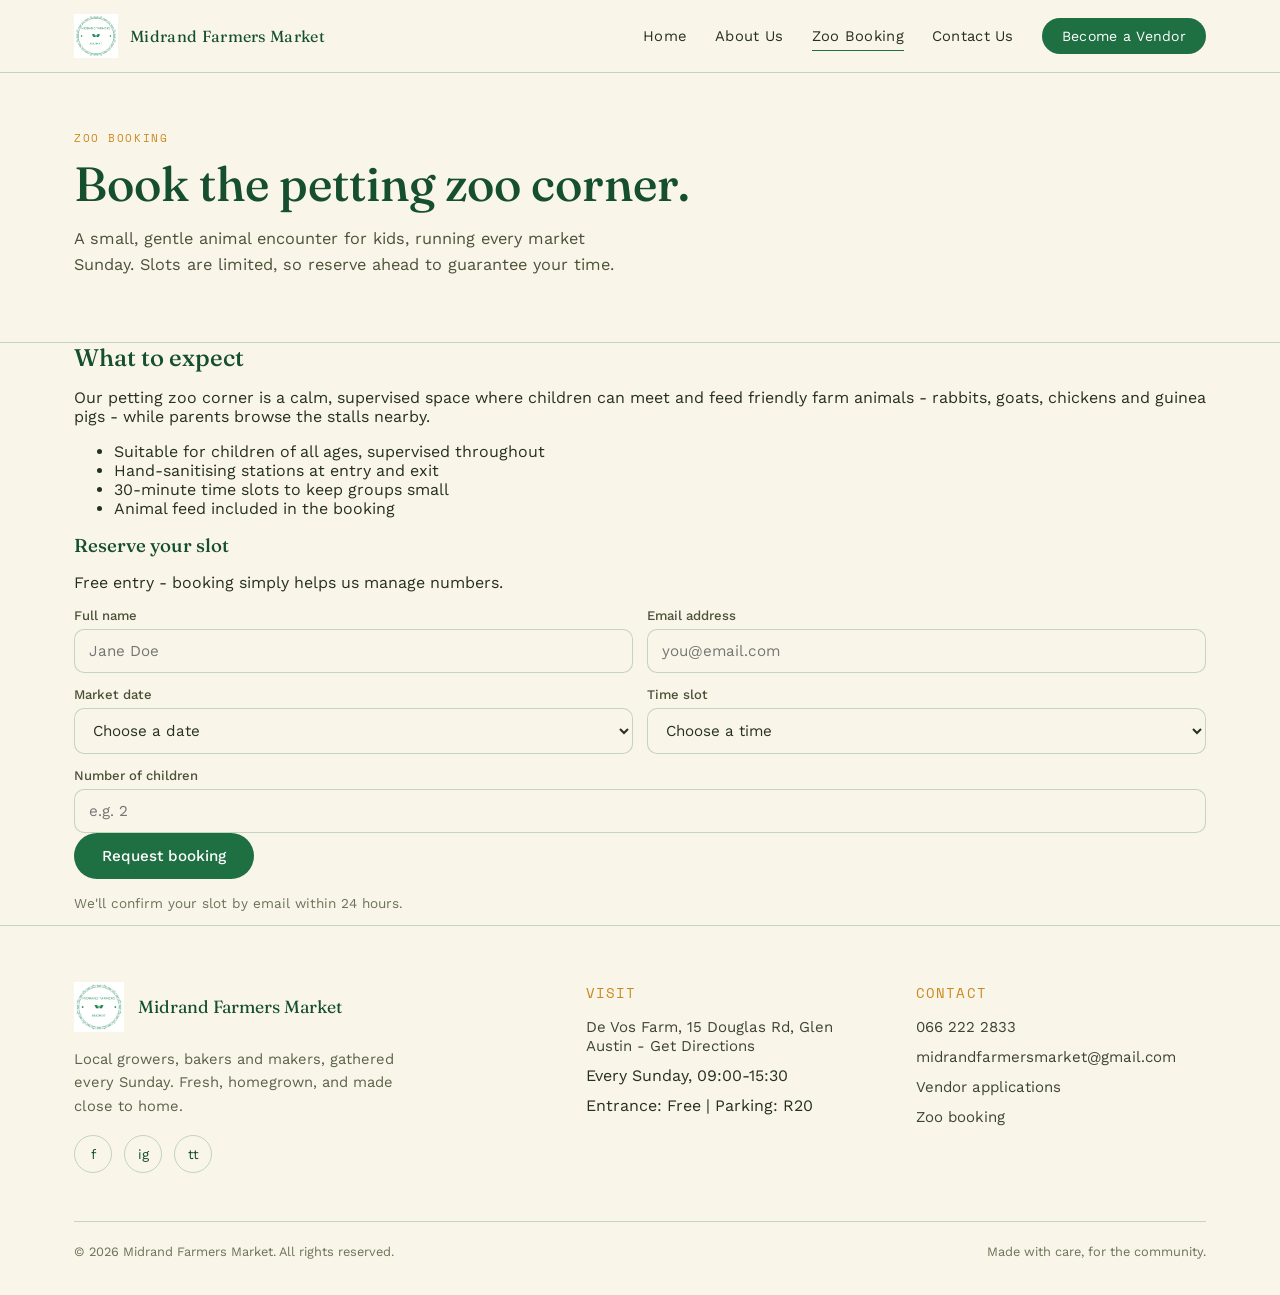
<file: zoo-booking.html>
<!DOCTYPE html>
<html lang="en">
<head>
<meta charset="UTF-8">
<meta name="viewport" content="width=device-width, initial-scale=1.0, viewport-fit=cover">
<title>Zoo Booking | Kids' Petting Zoo Corner at Midrand Farmers Market</title>
<meta name="description" content="Book a free time slot at the kids' petting zoo corner, every Sunday at Midrand Farmers Market, De Vos Farm, Glen Austin.">
<link rel="canonical" href="https://midrandfarmersmarket.co.za/zoo-booking.html">
<meta property="og:type" content="website">
<meta property="og:title" content="Zoo Booking | Midrand Farmers Market">
<meta property="og:description" content="Book a free time slot at the kids' petting zoo corner, every Sunday at Midrand Farmers Market, Glen Austin.">
<meta property="og:url" content="https://midrandfarmersmarket.co.za/zoo-booking.html">
<meta property="og:image" content="https://midrandfarmersmarket.co.za/logo.png">
<meta property="og:locale" content="en_ZA">
<link rel="icon" href="logo.png">
<link rel="preconnect" href="https://fonts.googleapis.com">
<link href="https://fonts.googleapis.com/css2?family=Fraunces:ital,opsz,wght@0,9..144,400;0,9..144,500;0,9..144,600;1,9..144,500&family=Work+Sans:wght@400;500;600&family=Space+Mono:wght@400;700&display=swap" rel="stylesheet">
<link rel="stylesheet" href="styles.css">
</head>
<body>

<header>
 <nav class="wrap">
 <a class="brand" href="index.html">
 <img src="logo.png" alt="Midrand Farmers Market logo">
 <span>Midrand Farmers Market</span>
 </a>
 <div class="navlinks" id="navlinks">
 <a href="index.html">Home</a>
 <a href="index.html#about">About Us</a>
 <a href="zoo-booking.html" class="active">Zoo Booking</a>
 <a href="index.html#contact">Contact Us</a>
 <a class="apply-btn" href="application.html">Become a Vendor</a>
 </div>
 <button class="menu-toggle" id="menuToggle" aria-label="Toggle menu">&#9776;</button>
 </nav>
</header>

<section class="page-header">
 <div class="wrap">
 <span class="section-tag">Zoo Booking</span>
 <h1>Book the petting zoo corner.</h1>
 <p>A small, gentle animal encounter for kids, running every market Sunday. Slots are limited, so reserve ahead to guarantee your time.</p>
 </div>
</section>

<section class="zoo-section">
 <div class="wrap zoo-grid">
 <div class="zoo-info">
 <h2>What to expect</h2>
 <p>Our petting zoo corner is a calm, supervised space where children can meet and feed friendly farm animals - rabbits, goats, chickens and guinea pigs - while parents browse the stalls nearby.</p>
 <ul>
 <li>Suitable for children of all ages, supervised throughout</li>
 <li>Hand-sanitising stations at entry and exit</li>
 <li>30-minute time slots to keep groups small</li>
 <li>Animal feed included in the booking</li>
 </ul>
 </div>
 <div class="booking-card">
 <h3>Reserve your slot</h3>
 <p class="sub">Free entry - booking simply helps us manage numbers.</p>
 <form id="bookingForm">
 <div class="form-grid">
 <div>
 <label for="bkName">Full name</label>
 <input type="text" id="bkName" placeholder="Jane Doe" required>
 </div>
 <div>
 <label for="bkEmail">Email address</label>
 <input type="email" id="bkEmail" placeholder="you@email.com" required>
 </div>
 <div>
 <label for="bkDate">Market date</label>
 <select id="bkDate" required>
 <option value="" disabled selected>Choose a date</option>
 <option value="2 August 2026">Sunday, 2 August 2026</option>
 <option value="9 August 2026">Sunday, 9 August 2026</option>
 <option value="16 August 2026">Sunday, 16 August 2026</option>
 <option value="23 August 2026">Sunday, 23 August 2026</option>
 </select>
 </div>
 <div>
 <label for="bkSlot">Time slot</label>
 <select id="bkSlot" required>
 <option value="" disabled selected>Choose a time</option>
 <option value="09:00-09:30">09:00-09:30</option>
 <option value="10:00-10:30">10:00-10:30</option>
 <option value="11:00-11:30">11:00-11:30</option>
 <option value="12:00-12:30">12:00-12:30</option>
 </select>
 </div>
 <div class="full">
 <label for="bkGuests">Number of children</label>
 <input type="number" id="bkGuests" min="1" max="10" placeholder="e.g. 2" required>
 </div>
 </div>
 <button type="submit" class="btn-solid">Request booking</button>
 <p class="form-note" id="bookingNote">We'll confirm your slot by email within 24 hours.</p>
 </form>
 </div>
 </div>
</section>

<footer>
 <div class="wrap">
 <div class="foot-grid">
 <div>
 <div class="foot-brand">
 <img src="logo.png" alt="Midrand Farmers Market logo">
 <span>Midrand Farmers Market</span>
 </div>
 <p class="tag">Local growers, bakers and makers, gathered every Sunday. Fresh, homegrown, and made close to home.</p>
 <div class="socials">
 <a href="https://www.facebook.com/p/Midrand-Farmers-Market-61590916160982/" aria-label="Facebook" target="_blank" rel="noopener">f</a>
 <a href="https://www.instagram.com/midrandfarmersmarket/" aria-label="Instagram" target="_blank" rel="noopener">ig</a>
          <a href="https://www.tiktok.com/@midrand.farmers.m" aria-label="TikTok" target="_blank" rel="noopener">tt</a>
 </div>
 </div>
 <div>
 <h3>Visit</h3>
 <ul>
 <li><a href="https://www.google.com/maps/search/?api=1&query=De+Vos+Farm+15+Douglas+Rd+Glen+Austin+Midrand" target="_blank" rel="noopener">De Vos Farm, 15 Douglas Rd, Glen Austin - Get Directions</a></li>
 <li>Every Sunday, 09:00-15:30</li>
 <li>Entrance: Free | Parking: R20</li>
 </ul>
 </div>
 <div>
 <h3>Contact</h3>
 <ul>
 <li><a href="tel:+27662222833">066 222 2833</a></li>
 <li><a href="mailto:midrandfarmersmarket@gmail.com">midrandfarmersmarket@gmail.com</a></li>
 <li><a href="application.html">Vendor applications</a></li>
 <li><a href="zoo-booking.html">Zoo booking</a></li>
 </ul>
 </div>
 </div>
 <div class="bottom-bar">
 <span>&copy; 2026 Midrand Farmers Market. All rights reserved.</span>
 <span>Made with care, for the community.</span>
 </div>
 </div>
</footer>

<script src="script.js"></script>
</body>
</html>
</file>
<file: styles.css>
:root{
  --cream:#FAF5E9;
  --cream-2:#F1E9D6;
  --forest:#1E6F42;
  --forest-dark:#154F30;
  --sage:#7FA98A;
  --gold:#C88A1E;
  --ink:#26301F;
  --line: rgba(30,111,66,0.25);
}
*{box-sizing:border-box;}
html{scroll-behavior:smooth;}
body{
  margin:0;
  background:var(--cream);
  color:var(--ink);
  font-family:'Work Sans', sans-serif;
  -webkit-font-smoothing:antialiased;
  overflow-x:hidden;
}
h1,h2,h3{
  font-family:'Fraunces', serif;
  margin:0;
  color:var(--forest-dark);
  font-weight:500;
}
a{color:inherit;text-decoration:none;}
img{max-width:100%;display:block;}
.wrap{max-width:1180px;margin:0 auto;padding:0 24px;}

/* NAV */
header{
  position:sticky;top:0;z-index:60;
  background:rgba(250,245,233,0.94);
  backdrop-filter:blur(6px);
  border-bottom:1px solid var(--line);
}
nav.wrap{
  display:flex;align-items:center;justify-content:space-between;
  padding-top:14px;padding-bottom:14px;
  gap:16px;
}
.brand{display:flex;align-items:center;gap:12px;min-width:0;}
.brand img{height:44px;width:44px;object-fit:contain;flex-shrink:0;}
.brand span{
  font-family:'Fraunces', serif;font-size:1rem;letter-spacing:.02em;color:var(--forest-dark);
  white-space:nowrap;overflow:hidden;text-overflow:ellipsis;
}
.navlinks{display:flex;gap:28px;align-items:center;}
.navlinks a{
  font-size:.92rem;letter-spacing:.02em;color:var(--ink);
  position:relative;padding:6px 0;white-space:nowrap;
}
.navlinks a::after{
  content:"";position:absolute;left:0;bottom:0;width:0;height:1px;
  background:var(--forest);transition:width .25s ease;
}
.navlinks a:hover::after{width:100%;}
.navlinks a.active::after{width:100%;}
.navlinks .apply-btn{
  background:var(--forest);color:#fff;padding:10px 20px;border-radius:999px;
  font-size:.88rem;
}
.navlinks .apply-btn::after{display:none;}
.navlinks .apply-btn:hover{background:var(--forest-dark);}
.menu-toggle{
  display:none;background:none;border:none;font-size:1.6rem;color:var(--forest-dark);
  cursor:pointer;padding:4px 8px;line-height:1;
}

@media (max-width: 860px){
  header{backdrop-filter:none;-webkit-backdrop-filter:none;background:var(--cream);}
  .navlinks{
    position:fixed;top:73px;left:0;right:0;bottom:0;height:calc(100vh - 73px);
    background:var(--cream);flex-direction:column;align-items:center;justify-content:center;
    padding:40px 24px;gap:40px;display:none;overflow-y:auto;z-index:100;
  }
  .navlinks.open{display:flex;}
  .navlinks a{
    font-family:'Fraunces', serif;font-weight:500;font-size:clamp(1.7rem, 7vw, 2.2rem);
    color:var(--forest-dark);letter-spacing:-.01em;padding:0;
  }
  .navlinks a::after{display:none;}
  .navlinks .apply-btn{
    background:none;color:var(--forest-dark);padding:0;border-radius:0;width:auto;
    font-family:'Fraunces', serif;font-weight:500;font-size:clamp(1.7rem, 7vw, 2.2rem);
  }
  .navlinks .apply-btn:hover{background:none;color:var(--forest);}
  .menu-toggle{display:block;}
}

/* SECTION LABELS */
.section-tag{
  font-family:'Space Mono', monospace;
  font-size:.7rem;letter-spacing:.14em;text-transform:uppercase;
  color:var(--gold);margin-bottom:12px;display:block;
}

/* BUTTONS */
.btn-solid{
  background:var(--forest);color:#fff;padding:14px 28px;border-radius:999px;
  font-size:.95rem;font-weight:500;display:inline-block;
  transition:background .2s ease, transform .2s ease;
  border:none;cursor:pointer;font-family:'Work Sans',sans-serif;text-align:center;
}
.btn-solid:hover{background:var(--forest-dark);transform:translateY(-1px);}
.btn-ghost{
  border:1px solid var(--forest);color:var(--forest-dark);padding:13px 27px;border-radius:999px;
  font-size:.95rem;font-weight:500;display:inline-block;transition:background .2s ease;
}
.btn-ghost:hover{background:#fff;}
.cta-row{display:flex;gap:16px;margin-top:30px;flex-wrap:wrap;}

/* HERO (home page) */
.hero{position:relative;padding:64px 0 70px;overflow:hidden;}
.hero .wrap{display:grid;grid-template-columns:1.05fr .95fr;gap:48px;align-items:center;}
.eyebrow{
  display:inline-flex;align-items:center;gap:10px;
  font-family:'Space Mono', monospace;
  font-size:.7rem;letter-spacing:.14em;text-transform:uppercase;
  color:var(--forest);
  padding:6px 14px;border:1px solid var(--line);border-radius:999px;
  background:#fff;margin-bottom:24px;
}
.eyebrow .dot{width:6px;height:6px;border-radius:50%;background:var(--gold);flex-shrink:0;}
.hero h1{font-size:clamp(2.2rem, 6vw, 4.1rem);line-height:1.06;letter-spacing:-.01em;}
.hero h1 em{font-style:italic;color:var(--forest);}
.hero p.lead{margin-top:20px;font-size:clamp(1rem, 2vw, 1.1rem);line-height:1.65;color:#40492f;max-width:46ch;}
.hero-sensory{
  margin-top:30px;font-family:'Fraunces', serif;font-style:italic;font-weight:400;
  font-size:clamp(1.05rem, 2vw, 1.25rem);line-height:1.7;color:var(--forest-dark);
  max-width:44ch;
}
.hero-badge{position:relative;display:flex;align-items:center;justify-content:center;}
.badge-ring{width:min(360px, 100%);aspect-ratio:1/1;display:flex;align-items:center;justify-content:center;}
.badge-ring img{width:100%;height:100%;object-fit:contain;}

/* PAGE HEADER (subpages) */
.page-header{padding:56px 0 48px;border-bottom:1px solid var(--line);}
.page-header h1{font-size:clamp(2rem, 5vw, 3rem);line-height:1.08;}
.page-header p{margin-top:16px;font-size:1.02rem;line-height:1.6;color:#4a5238;max-width:56ch;}

/* ABOUT */
.about{padding:60px 0;border-top:1px solid var(--line);}
.about .wrap{display:grid;grid-template-columns:1fr 1.15fr;gap:52px;align-items:start;}
.about h2{font-size:clamp(1.7rem,4vw,2.3rem);line-height:1.15;}
.about-copy p{font-size:1rem;line-height:1.75;color:#3c4530;margin:0 0 18px;}
.about-copy p:last-child{margin-bottom:0;}

/* VENDOR APPLICATION FORM */
.form-grid{display:grid;grid-template-columns:1fr 1fr;gap:14px;}
.form-grid .full{grid-column:1 / -1;}
.form-grid label{display:block;font-size:.82rem;color:#4a5238;margin-bottom:6px;font-weight:500;}
.form-grid input, .form-grid select, .form-grid textarea{
  width:100%;padding:12px 14px;border-radius:10px;border:1px solid var(--line);
  background:var(--cream);font-family:'Work Sans',sans-serif;font-size:.95rem;color:var(--ink);
  outline:none;resize:vertical;
}
.form-grid input:focus, .form-grid select:focus, .form-grid textarea:focus{border-color:var(--forest);}
.form-note{margin-top:16px;font-size:.85rem;color:#6b7358;}
.form-note.success{color:var(--forest-dark);font-weight:600;}
.form-note.error{color:#a3401f;font-weight:600;}
.field-hint{margin-top:4px;font-size:.78rem;color:#6b7358;}

/* APPLICATION PAGE */
.apply-page{padding:60px 0;}
.apply-page .wrap{
  background:var(--forest);border-radius:28px;padding:48px 40px;
  display:grid;grid-template-columns:1.2fr .8fr;gap:36px;align-items:start;
  color:#f4f2e8;position:relative;overflow:hidden;
}
.apply-page h2{color:#fff;font-size:clamp(1.6rem,4vw,2.1rem);}
.apply-page p{color:#dfe8dd;font-size:1rem;line-height:1.7;margin-top:14px;max-width:48ch;}
.apply-page .btn-solid{background:#fff;color:var(--forest-dark);}
.apply-page .btn-solid:hover{background:#f1e9d6;}
.apply-right{
  background:rgba(255,255,255,.08);border:1px solid rgba(255,255,255,.25);
  border-radius:18px;padding:24px;font-family:'Space Mono', monospace;font-size:.82rem;line-height:2;
}
.apply-right div{display:flex;justify-content:space-between;gap:10px;border-bottom:1px dashed rgba(255,255,255,.25);padding:6px 0;}
.apply-right div:last-child{border-bottom:none;}
.apply-steps{padding:56px 0;}
.apply-steps .wrap{display:grid;grid-template-columns:repeat(2,1fr);gap:20px;}
.step-card{border:1px solid var(--line);border-radius:16px;padding:24px;background:#fff;}
.step-card .num{font-family:'Space Mono',monospace;color:var(--gold);font-size:.75rem;letter-spacing:.1em;}
.step-card h3{font-size:1.1rem;margin-top:10px;}
.step-card p{font-size:.9rem;color:#4a5238;margin-top:8px;line-height:1.6;}

/* NEWSLETTER MODAL */
.nl-overlay{
  position:fixed;inset:0;background:rgba(21,79,48,.55);
  display:flex;align-items:center;justify-content:center;
  z-index:200;padding:20px;
  opacity:0;pointer-events:none;transition:opacity .3s ease;
}
.nl-overlay.show{opacity:1;pointer-events:auto;}
.nl-modal{
  background:var(--cream);border-radius:22px;max-width:460px;width:100%;
  padding:36px 30px 30px;position:relative;
  box-shadow:0 30px 60px rgba(21,79,48,.35);
  transform:translateY(14px) scale(.98);transition:transform .3s ease;
}
.nl-overlay.show .nl-modal{transform:translateY(0) scale(1);}
.nl-close{
  position:absolute;top:16px;right:16px;width:34px;height:34px;border-radius:50%;
  border:1px solid var(--line);background:#fff;font-size:1.1rem;color:var(--forest-dark);
  cursor:pointer;display:flex;align-items:center;justify-content:center;
}
.nl-modal .modal-icon{width:52px;height:52px;object-fit:contain;margin-bottom:14px;}
.nl-modal h3{font-size:1.4rem;line-height:1.2;}
.nl-modal p{margin-top:10px;font-size:.95rem;color:#4a5238;line-height:1.6;}
.nl-modal form{margin-top:20px;display:flex;flex-direction:column;gap:10px;}
.nl-modal input{
  padding:13px 16px;border-radius:10px;border:1px solid var(--line);background:#fff;
  font-family:'Work Sans',sans-serif;font-size:.95rem;outline:none;
}
.nl-modal input:focus{border-color:var(--forest);}
.nl-modal .btn-solid{width:100%;}
.nl-modal .nl-note{margin-top:10px;font-size:.82rem;color:#6b7358;}
.nl-modal .nl-note.success{color:var(--forest-dark);font-weight:600;}
.nl-modal .nl-note.error{color:#a3401f;font-weight:600;}

/* INLINE NEWSLETTER (footer strip, optional reuse) */
.newsletter-inline{padding:60px 0;background:#fff;border-top:1px solid var(--line);}
.newsletter-inline .wrap{display:grid;grid-template-columns:.9fr 1.1fr;gap:44px;align-items:center;}
.newsletter-inline h2{font-size:clamp(1.5rem,3.5vw,2rem);}
.newsletter-inline p{margin-top:12px;font-size:.98rem;color:#4a5238;line-height:1.7;max-width:40ch;}
.field-row{display:flex;gap:10px;flex-wrap:wrap;background:var(--cream);border:1px solid var(--line);border-radius:16px;padding:10px;}
.field-row input{flex:1 1 160px;min-width:0;border:none;background:transparent;padding:12px 14px;font-family:'Work Sans',sans-serif;font-size:.95rem;color:var(--ink);outline:none;}
.field-row input::placeholder{color:#8a9178;}
.field-row .btn-solid{flex:0 0 auto;}

/* FOOTER / CONTACT */
footer{border-top:1px solid var(--line);padding:56px 0 36px;}
.foot-grid{display:grid;grid-template-columns:1.3fr .8fr .8fr;gap:40px;}
.foot-brand{display:flex;gap:14px;align-items:center;margin-bottom:16px;}
.foot-brand img{height:50px;width:50px;object-fit:contain;}
.foot-brand span{font-family:'Fraunces', serif;font-size:1.1rem;color:var(--forest-dark);}
footer p.tag{color:#5a6248;font-size:.92rem;max-width:36ch;line-height:1.6;}
footer h3{font-size:.9rem;text-transform:uppercase;letter-spacing:.08em;font-family:'Space Mono',monospace;color:var(--gold);margin-bottom:14px;}
footer ul{list-style:none;margin:0;padding:0;display:flex;flex-direction:column;gap:11px;}
footer li a{color:#3c4530;font-size:.94rem;}
footer li a:hover{color:var(--forest);}
.socials{display:flex;gap:12px;margin-top:16px;}
.socials a{
  width:38px;height:38px;border-radius:50%;border:1px solid var(--line);
  display:flex;align-items:center;justify-content:center;color:var(--forest-dark);
  transition:background .2s ease,color .2s ease;font-size:.85rem;
}
.socials a:hover{background:var(--forest);color:#fff;}
.bottom-bar{
  margin-top:48px;padding-top:22px;border-top:1px solid var(--line);
  display:flex;justify-content:space-between;flex-wrap:wrap;gap:8px;
  font-size:.8rem;color:#6b7358;
}

/* RESPONSIVE */
@media (max-width: 860px){
  .hero .wrap, .about .wrap, .newsletter-inline .wrap{grid-template-columns:1fr;}
  .apply-page .wrap{grid-template-columns:1fr;padding:36px 26px;}
  .apply-steps .wrap{grid-template-columns:1fr;}
  .hero-badge{display:none;}
  .foot-grid{grid-template-columns:1fr 1fr;}
  .foot-grid > div:first-child{grid-column:1 / -1;}
}
@media (max-width: 600px){
  .wrap{padding:0 18px;}
  .form-grid{grid-template-columns:1fr;}
  .foot-grid{grid-template-columns:1fr;gap:28px;}
  .cta-row{flex-direction:column;align-items:stretch;}
  .cta-row a{text-align:center;}
  .field-row{flex-direction:column;}
  .field-row .btn-solid{width:100%;}
  .bottom-bar{flex-direction:column;}
  .apply-right div{font-size:.78rem;}
  .nl-modal{padding:28px 22px 24px;}
}
</file>
